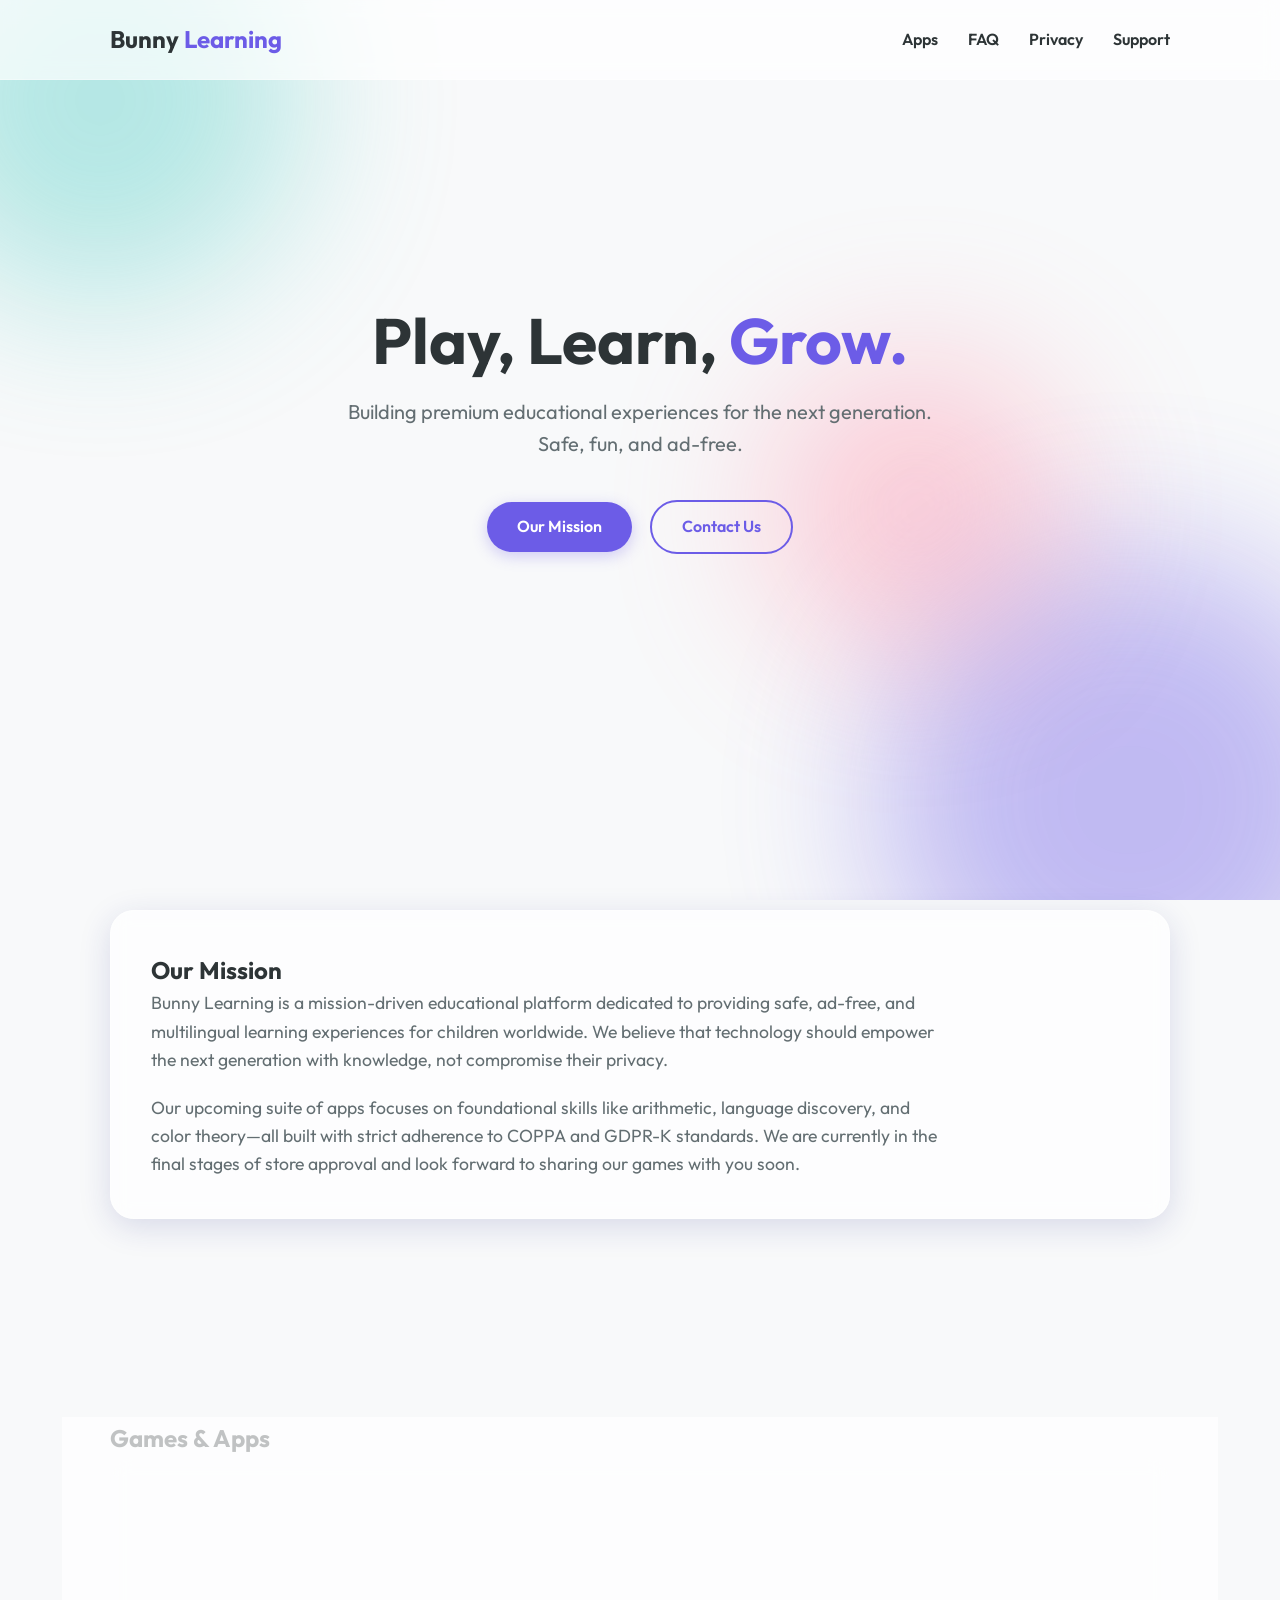
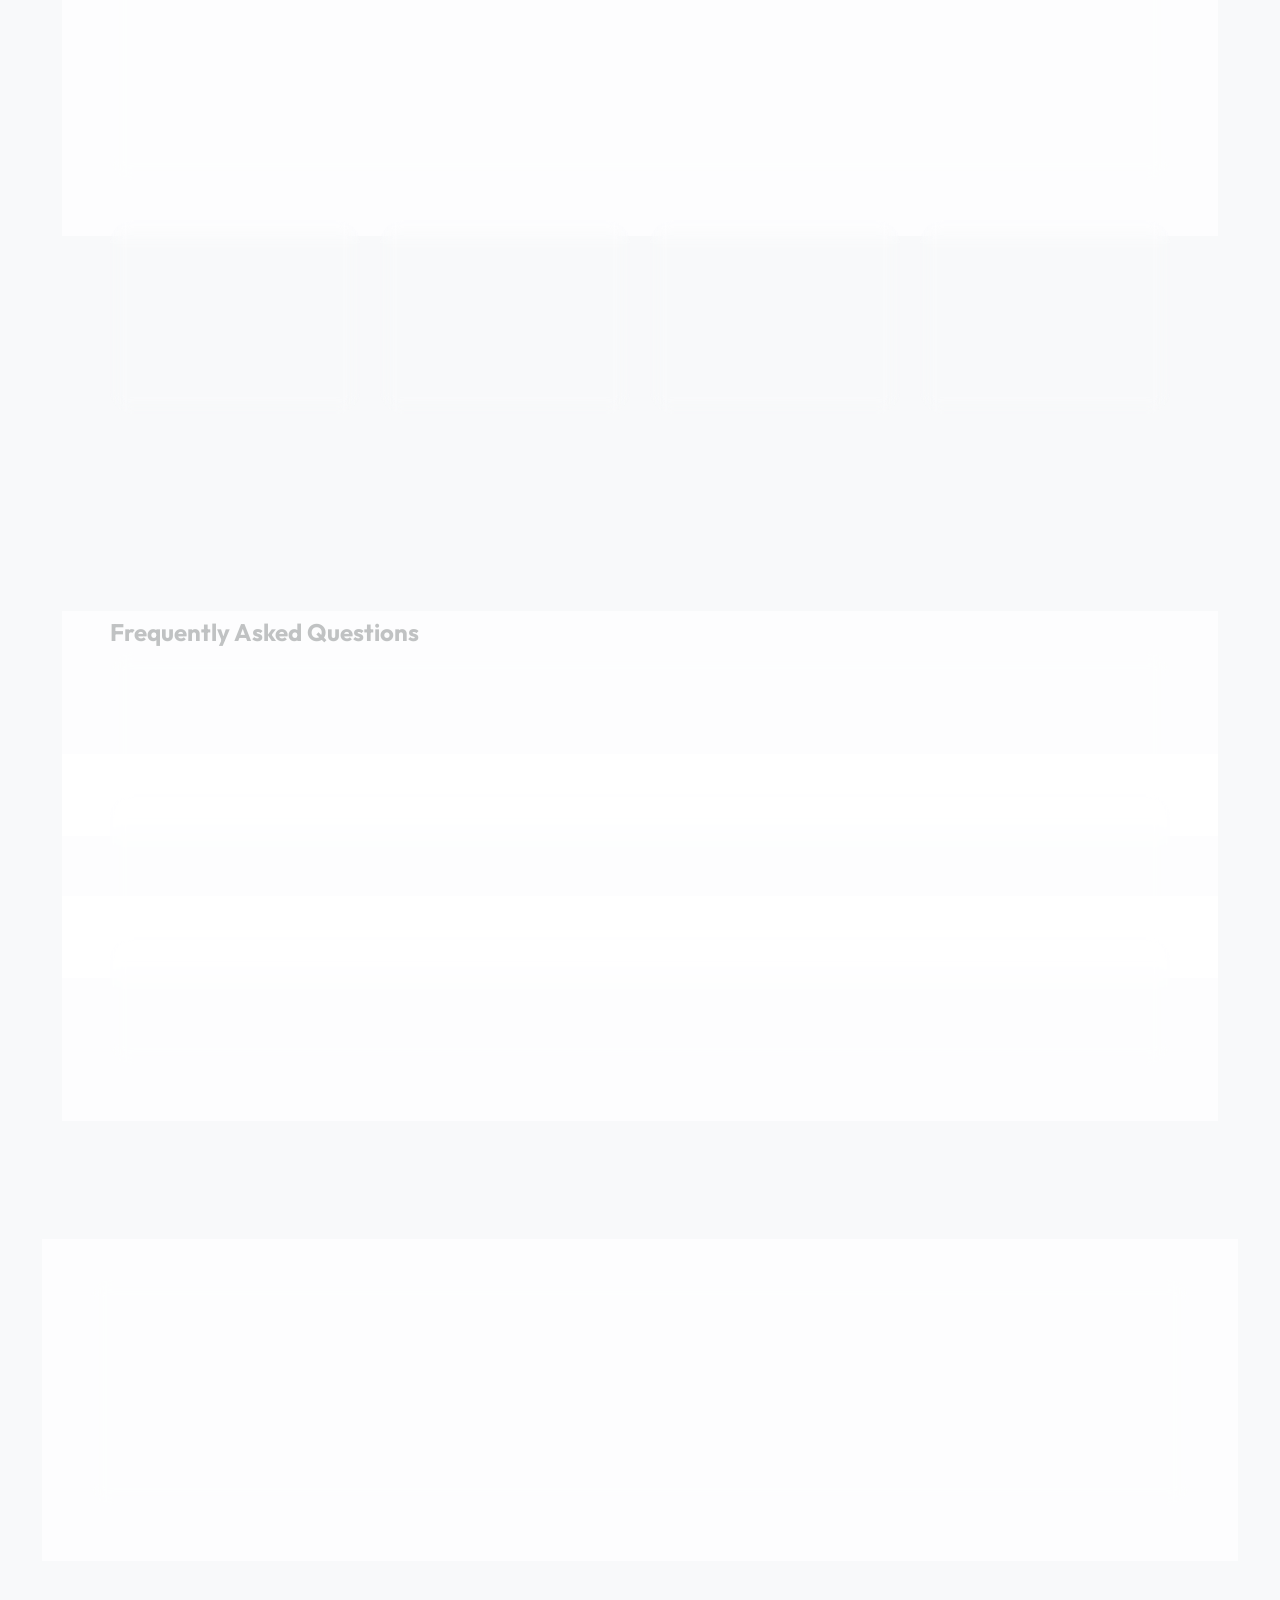
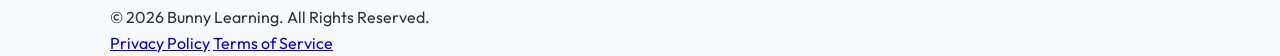
<file: index.html>
<!DOCTYPE html>
<html lang="en">
<head>
    <meta charset="UTF-8">
    <meta name="viewport" content="width=device-width, initial-scale=1.0">
    <title>Bunny Learning | Official Hub</title>
    <meta name="description" content="Portfolio and Privacy Hub for Bunny Learning. Safe and transparent educational gaming for kids.">
    <link rel="preconnect" href="https://fonts.googleapis.com">
    <link rel="preconnect" href="https://fonts.gstatic.com" crossorigin>
    <link href="https://fonts.googleapis.com/css2?family=Outfit:wght@300;400;600;700&display=swap" rel="stylesheet">
    <link rel="stylesheet" href="css/main.css">
    <!-- Google Search Console Verification -->
    <meta name="google-site-verification" content="Gv5AhoV9m2Id9Ixkz6_STfmKgZYLslpPpp0rvTMJl9o" />
</head>
<body>
    <div class="background-blobs">
        <div class="blob blob-1"></div>
        <div class="blob blob-2"></div>
        <div class="blob blob-3"></div>
    </div>

    <header class="glass-nav">
        <div class="container nav-content">
            <div class="logo">
                <span class="logo-text">Bunny <span class="accent">Learning</span></span>
            </div>
            <nav id="main-nav">
                <ul>
                    <li><a href="#apps">Apps</a></li>
                    <li><a href="#faq">FAQ</a></li>
                    <li><a href="privacy/">Privacy</a></li>
                    <li><a href="#contact">Support</a></li>
                </ul>
            </nav>
        </div>
    </header>

    <main>
        <section class="hero section">
            <div class="container hero-content">
                <h1 class="fade-in">Play, Learn, <span class="accent">Grow.</span></h1>
                <p class="subtitle fade-in-delay">Building premium educational experiences for the next generation. Safe, fun, and ad-free.</p>
                <div class="hero-cta fade-in-delay">
                    <a href="#about" class="btn btn-primary">Our Mission</a>
                    <a href="#contact" class="btn btn-outline" id="btn-contact-hero">Contact Us</a>
                </div>
            </div>
        </section>

        <section id="about" class="section glass-section">
            <div class="container">
                <div class="glass-card about-content">
                    <h2 class="section-title" style="margin-top: 0;">Our Mission</h2>
                    <p>Bunny Learning is a mission-driven educational platform dedicated to providing safe, ad-free, and multilingual learning experiences for children worldwide. We believe that technology should empower the next generation with knowledge, not compromise their privacy.</p>
                    <p style="margin-top: 20px;">Our upcoming suite of apps focuses on foundational skills like arithmetic, language discovery, and color theory—all built with strict adherence to COPPA and GDPR-K standards. We are currently in the final stages of store approval and look forward to sharing our games with you soon.</p>
                </div>
            </div>
        </section>

        <section id="apps" class="section">
            <div class="container">
                <h2 class="section-title">Games & Apps</h2>
                <div class="apps-grid" id="apps-container">
                    <!-- Featured App: Bunny Learning -->
                    <div class="app-card featured glass-card" id="app-bunny-learning">
                        <div class="app-info">
                            <span class="badge" style="background: var(--accent-teal);">Coming Soon</span>
                            <h3>Bunny Learning</h3>
                            <p>An interactive multilingual learning app. Explore numbers, letters, and colors in English, Hindi, Spanish, and French.</p>
                            <div class="app-links">
                                <p class="status-note">Finalizing Store Approval — <strong>Launch Expected Q2 2026</strong></p>
                                <!-- Links hidden until apps are live to avoid security flags -->
                                <!-- 
                                <a href="https://apps.apple.com/app/bunny-learning" class="store-btn external-link">
                                    <img src="https://upload.wikimedia.org/wikipedia/commons/3/3c/Download_on_the_App_Store_Badge.svg" alt="App Store">
                                </a>
                                <a href="https://play.google.com/store/apps/details?id=com.bunny.learning" class="store-btn external-link">
                                    <img src="https://upload.wikimedia.org/wikipedia/commons/7/78/Google_Play_Store_badge_EN.svg" alt="Google Play">
                                </a>
                                -->
                            </div>
                        </div>
                        <div class="app-visual">
                             <div class="bunny-placeholder" id="bunny-visual">🐰</div>
                        </div>
                    </div>

                    <!-- Coming Soon Grid -->
                    <div class="coming-soon-grid" id="coming-soon-container">
                        <div class="app-card mini glass-card" id="app-shape-runner">
                            <span class="status">Coming Soon</span>
                            <h4>Shape Runner</h4>
                            <p>Geometry made fun through endless runner mechanics.</p>
                        </div>
                        <div class="app-card mini glass-card" id="app-color-match">
                            <span class="status">Coming Soon</span>
                            <h4>Color Match Pro</h4>
                            <p>Advanced color mixing and painting.</p>
                        </div>
                        <div class="app-card mini glass-card" id="app-math-quest">
                            <span class="status">Coming Soon</span>
                            <h4>Math Quest</h4>
                            <p>RPG adventure powered by arithmetic.</p>
                        </div>
                        <div class="app-card mini glass-card" id="app-word-explorer">
                            <span class="status">Coming Soon</span>
                            <h4>Word Explorer</h4>
                            <p>Multiple language discovery.</p>
                        </div>
                    </div>
                </div>
            </div>
        </section>

        <section id="faq" class="section glass-section">
            <div class="container">
                <h2 class="section-title">Frequently Asked Questions</h2>
                <div class="faq-accordion" id="faq-list">
                    <details class="glass-card" id="faq-safety">
                        <summary>Is Bunny Learning safe for kids?</summary>
                        <p>Yes! We adhere to strict COPPA and GDPR-K regulations. No ads, no data tracking, and no hidden IAP without parental consent.</p>
                    </details>
                    <details class="glass-card" id="faq-languages">
                        <summary>What languages are supported?</summary>
                        <p>Currently: English, Hindi, Spanish, and French. More coming soon!</p>
                    </details>
                    <details class="glass-card" id="faq-support">
                        <summary>How can I request support?</summary>
                        <p>You can reach out to our team via the contact link below or our social media channels.</p>
                    </details>
                </div>
            </div>
        </section>

        <section id="contact" class="section">
            <div class="container contact-content glass-card" id="contact-hub">
                <h2>Support & Contact</h2>
                <p>Have questions or feedback? We'd love to hear from you.</p>
                <div class="contact-info" style="margin-top: 30px;">
                    <a href="mailto:support-bunnylearning@gmail.com" class="btn btn-primary">Email Support</a>
                </div>
            </div>
        </section>
    </main>

    <footer class="glass-footer">
        <div class="container">
            <p>&copy; 2026 Bunny Learning. All Rights Reserved.</p>
            <div class="footer-links" id="footer-nav">
                <a href="privacy/" id="footer-privacy">Privacy Policy</a>
                <a href="privacy/terms.html" id="footer-terms">Terms of Service</a>
            </div>
        </div>
    </footer>



    <script src="js/main.js"></script>
</body>
</html>
</file>
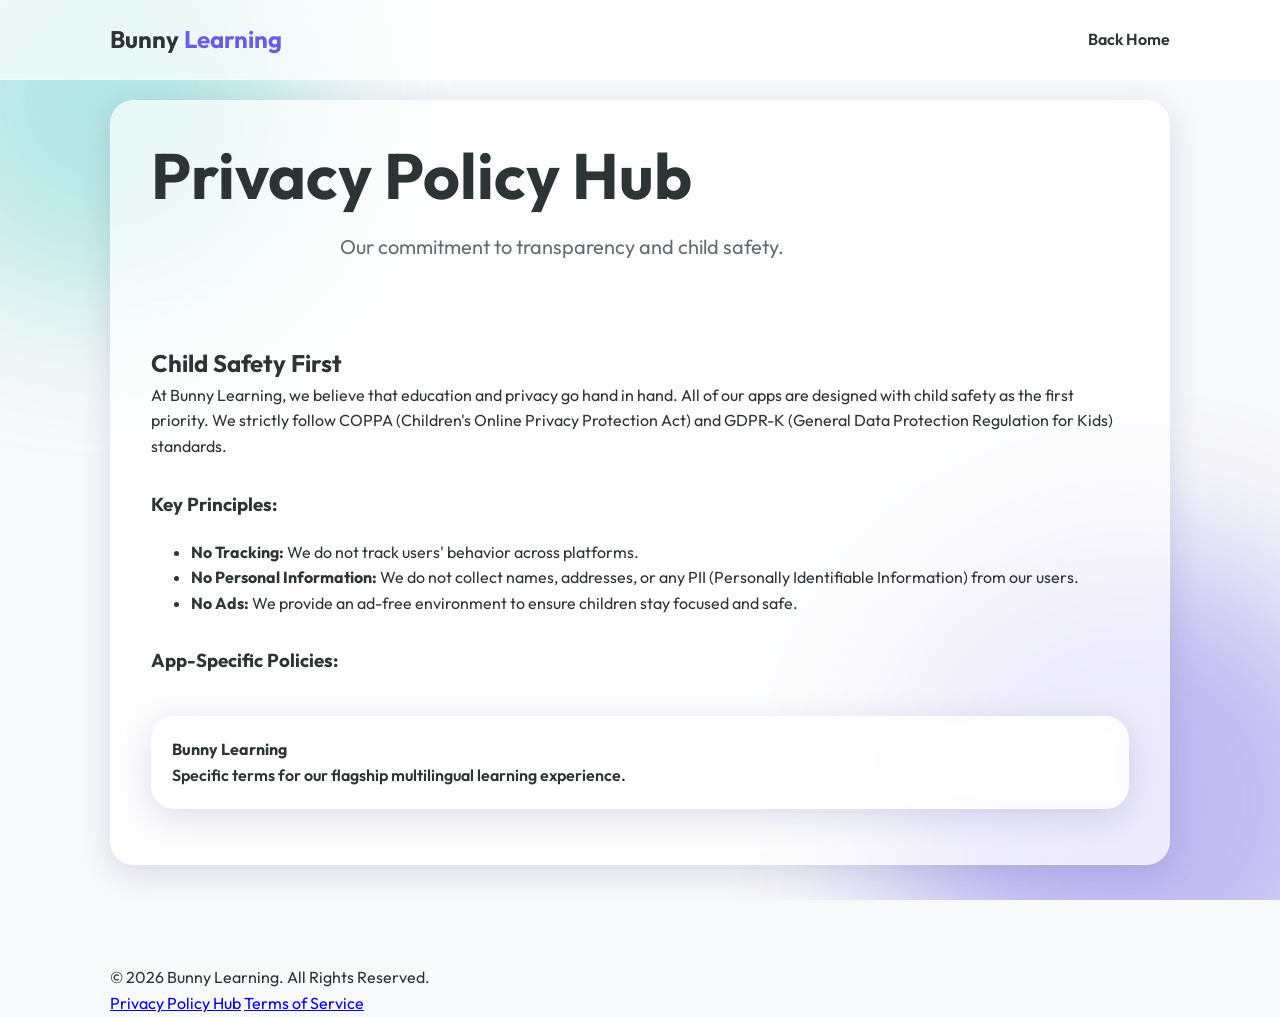
<file: privacy/index.html>
<!DOCTYPE html>
<html lang="en">
<head>
    <meta charset="UTF-8">
    <meta name="viewport" content="width=device-width, initial-scale=1.0">
    <title>Privacy Policy Hub | Bunny Learning</title>
    <link rel="preconnect" href="https://fonts.googleapis.com">
    <link rel="preconnect" href="https://fonts.gstatic.com" crossorigin>
    <link href="https://fonts.googleapis.com/css2?family=Outfit:wght@300;400;600;700&display=swap" rel="stylesheet">
    <link rel="stylesheet" href="../css/main.css">
</head>
<body>
    <div class="background-blobs">
        <div class="blob blob-1"></div>
        <div class="blob blob-2"></div>
    </div>

    <header class="glass-nav">
        <div class="container nav-content">
            <div class="logo">
                <a href="../" style="text-decoration:none; color:inherit;">
                    <span class="logo-text">Bunny <span class="accent">Learning</span></span>
                </a>
            </div>
            <nav id="privacy-nav">
                <ul>
                    <li><a href="../">Back Home</a></li>
                </ul>
            </nav>
        </div>
    </header>

    <main class="section">
        <div class="container">
            <div class="glass-card">
                <h1>Privacy Policy Hub</h1>
                <p class="subtitle">Our commitment to transparency and child safety.</p>
                <hr style="margin: 40px 0; border: 0; border-top: 1px solid var(--glass-border);">
                
                <div class="privacy-content">
                    <h2>Child Safety First</h2>
                    <p>At Bunny Learning, we believe that education and privacy go hand in hand. All of our apps are designed with child safety as the first priority. We strictly follow COPPA (Children's Online Privacy Protection Act) and GDPR-K (General Data Protection Regulation for Kids) standards.</p>
                    
                    <h3 style="margin-top:30px;">Key Principles:</h3>
                    <ul style="margin: 20px 0 20px 40px;">
                        <li><strong>No Tracking:</strong> We do not track users' behavior across platforms.</li>
                        <li><strong>No Personal Information:</strong> We do not collect names, addresses, or any PII (Personally Identifiable Information) from our users.</li>
                        <li><strong>No Ads:</strong> We provide an ad-free environment to ensure children stay focused and safe.</li>
                    </ul>

                    <h3 style="margin-top:30px;">App-Specific Policies:</h3>
                    <div class="privacy-list">
                        <a href="bunny-learning.html" class="privacy-item glass-card">
                            <h4>Bunny Learning</h4>
                            <p>Specific terms for our flagship multilingual learning experience.</p>
                        </a>
                    </div>
                </div>
            </div>
        </div>
    </main>

    <footer class="glass-footer">
        <div class="container">
            <p>&copy; 2026 Bunny Learning. All Rights Reserved.</p>
            <div class="footer-links" id="footer-nav">
                <a href="index.html" id="footer-privacy">Privacy Policy Hub</a>
                <a href="terms.html" id="footer-terms">Terms of Service</a>
            </div>
        </div>
    </footer>
</body>
</html>
</file>
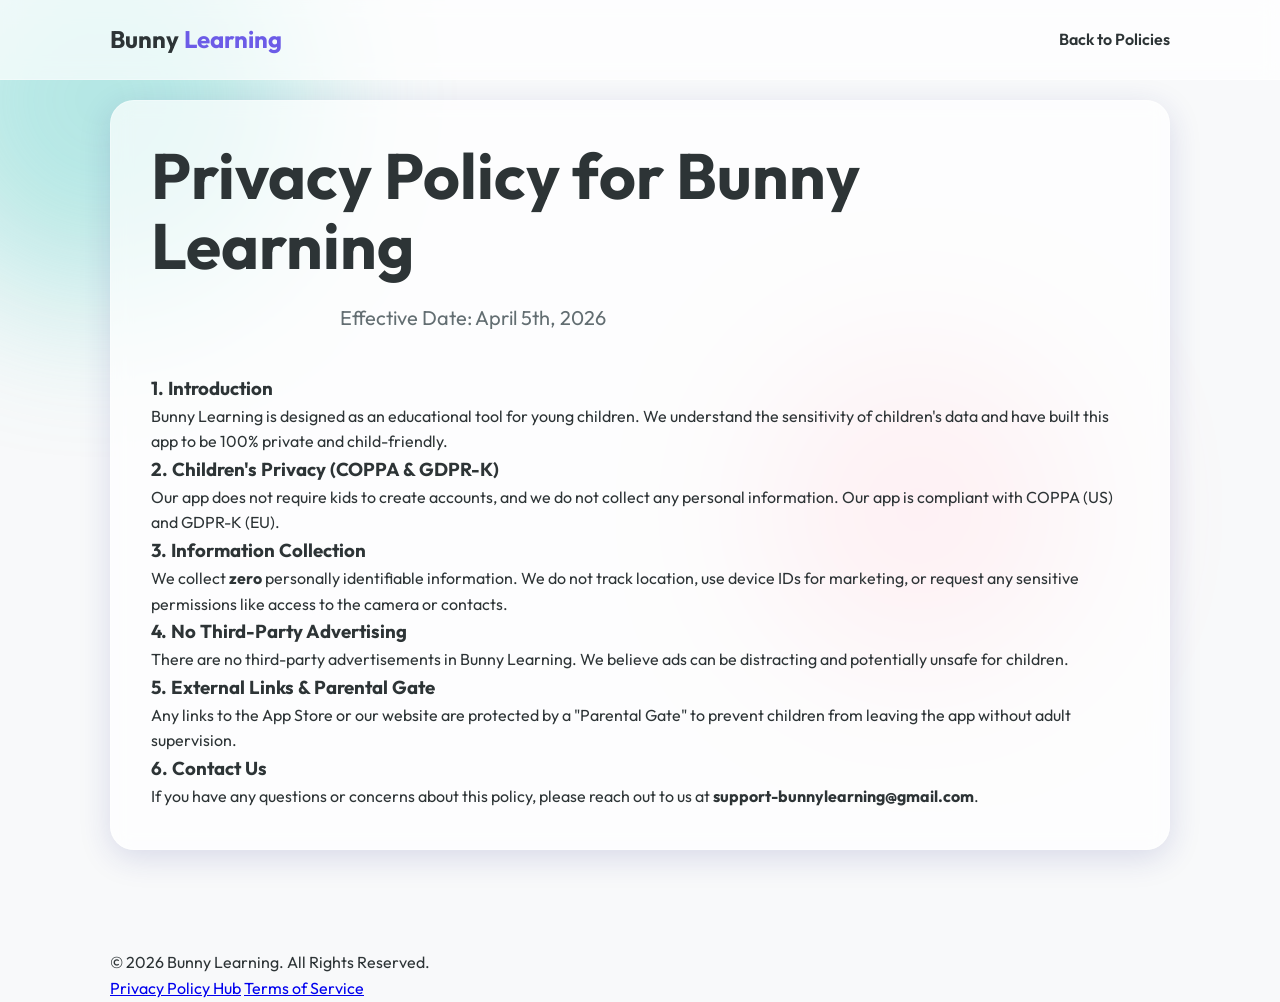
<file: privacy/bunny-learning.html>
<!DOCTYPE html>
<html lang="en">
<head>
    <meta charset="UTF-8">
    <meta name="viewport" content="width=device-width, initial-scale=1.0">
    <title>Privacy Policy - Bunny Learning</title>
    <link rel="preconnect" href="https://fonts.googleapis.com">
    <link rel="preconnect" href="https://fonts.gstatic.com" crossorigin>
    <link href="https://fonts.googleapis.com/css2?family=Outfit:wght@300;400;600;700&display=swap" rel="stylesheet">
    <link rel="stylesheet" href="../css/main.css">
</head>
<body>
    <div class="background-blobs">
        <div class="blob blob-1"></div>
        <div class="blob blob-3"></div>
    </div>

    <header class="glass-nav">
        <div class="container nav-content">
            <div class="logo">
                <a href="../" style="text-decoration:none; color:inherit;">
                    <span class="logo-text">Bunny <span class="accent">Learning</span></span>
                </a>
            </div>
            <nav id="bunny-nav">
                <ul>
                    <li><a href="index.html">Back to Policies</a></li>
                </ul>
            </nav>
        </div>
    </header>

    <main class="section">
        <div class="container">
            <div class="glass-card">
                <h1>Privacy Policy for Bunny Learning</h1>
                <p class="subtitle">Effective Date: April 5th, 2026</p>
                
                <div class="policy-section" style="margin-top: 40px; text-align: left;">
                    <h3>1. Introduction</h3>
                    <p>Bunny Learning is designed as an educational tool for young children. We understand the sensitivity of children's data and have built this app to be 100% private and child-friendly.</p>

                    <h3>2. Children's Privacy (COPPA & GDPR-K)</h3>
                    <p>Our app does not require kids to create accounts, and we do not collect any personal information. Our app is compliant with COPPA (US) and GDPR-K (EU).</p>

                    <h3>3. Information Collection</h3>
                    <p>We collect <strong>zero</strong> personally identifiable information. We do not track location, use device IDs for marketing, or request any sensitive permissions like access to the camera or contacts.</p>

                    <h3>4. No Third-Party Advertising</h3>
                    <p>There are no third-party advertisements in Bunny Learning. We believe ads can be distracting and potentially unsafe for children.</p>

                    <h3>5. External Links & Parental Gate</h3>
                    <p>Any links to the App Store or our website are protected by a "Parental Gate" to prevent children from leaving the app without adult supervision.</p>

                    <h3>6. Contact Us</h3>
                    <p>If you have any questions or concerns about this policy, please reach out to us at <strong>support-bunnylearning@gmail.com</strong>.</p>
                </div>
            </div>
        </div>
    </main>

    <footer class="glass-footer">
        <div class="container">
            <p>&copy; 2026 Bunny Learning. All Rights Reserved.</p>
            <div class="footer-links" id="footer-nav">
                <a href="index.html" id="footer-privacy">Privacy Policy Hub</a>
                <a href="terms.html" id="footer-terms">Terms of Service</a>
            </div>
        </div>
    </footer>
</body>
</html>
</file>
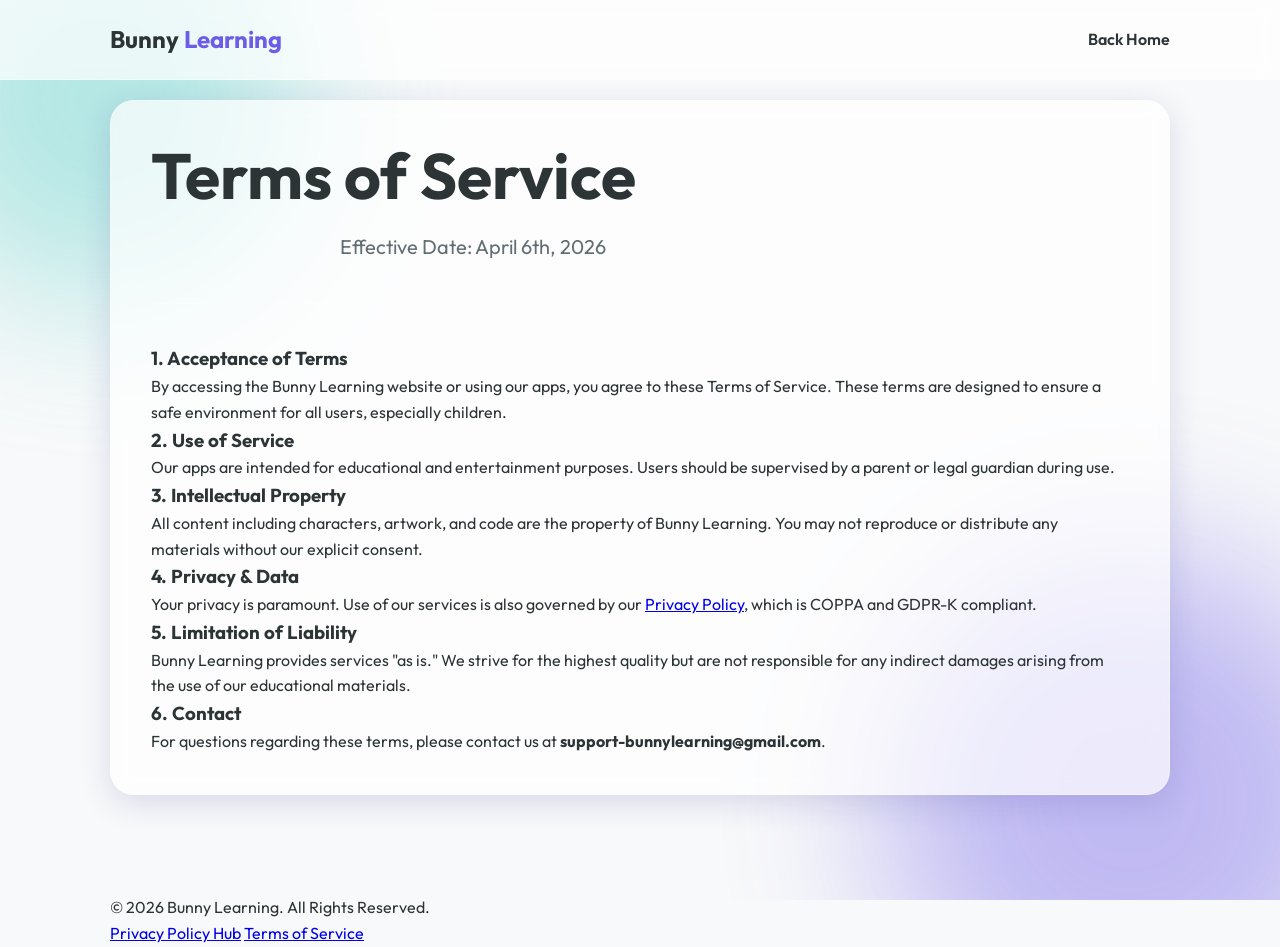
<file: privacy/terms.html>
<!DOCTYPE html>
<html lang="en">
<head>
    <meta charset="UTF-8">
    <meta name="viewport" content="width=device-width, initial-scale=1.0">
    <title>Terms of Service | Bunny Learning</title>
    <link rel="preconnect" href="https://fonts.googleapis.com">
    <link rel="preconnect" href="https://fonts.gstatic.com" crossorigin>
    <link href="https://fonts.googleapis.com/css2?family=Outfit:wght@300;400;600;700&display=swap" rel="stylesheet">
    <link rel="stylesheet" href="../css/main.css">
</head>
<body>
    <div class="background-blobs">
        <div class="blob blob-1"></div>
        <div class="blob blob-2"></div>
    </div>

    <header class="glass-nav">
        <div class="container nav-content">
            <div class="logo">
                <a href="../" style="text-decoration:none; color:inherit;">
                    <span class="logo-text">Bunny <span class="accent">Learning</span></span>
                </a>
            </div>
            <nav id="terms-nav">
                <ul>
                    <li><a href="../">Back Home</a></li>
                </ul>
            </nav>
        </div>
    </header>

    <main class="section">
        <div class="container">
            <div class="glass-card">
                <h1>Terms of Service</h1>
                <p class="subtitle">Effective Date: April 6th, 2026</p>
                <hr style="margin: 40px 0; border: 0; border-top: 1px solid var(--glass-border);">
                
                <div class="terms-content" style="text-align: left;">
                    <h3>1. Acceptance of Terms</h3>
                    <p>By accessing the Bunny Learning website or using our apps, you agree to these Terms of Service. These terms are designed to ensure a safe environment for all users, especially children.</p>
                    
                    <h3>2. Use of Service</h3>
                    <p>Our apps are intended for educational and entertainment purposes. Users should be supervised by a parent or legal guardian during use.</p>

                    <h3>3. Intellectual Property</h3>
                    <p>All content including characters, artwork, and code are the property of Bunny Learning. You may not reproduce or distribute any materials without our explicit consent.</p>

                    <h3>4. Privacy & Data</h3>
                    <p>Your privacy is paramount. Use of our services is also governed by our <a href="index.html">Privacy Policy</a>, which is COPPA and GDPR-K compliant.</p>

                    <h3>5. Limitation of Liability</h3>
                    <p>Bunny Learning provides services "as is." We strive for the highest quality but are not responsible for any indirect damages arising from the use of our educational materials.</p>

                    <h3>6. Contact</h3>
                    <p>For questions regarding these terms, please contact us at <strong>support-bunnylearning@gmail.com</strong>.</p>
                </div>
            </div>
        </div>
    </main>

    <footer class="glass-footer">
        <div class="container">
            <p>&copy; 2026 Bunny Learning. All Rights Reserved.</p>
            <div class="footer-links" id="footer-nav">
                <a href="index.html" id="footer-privacy">Privacy Policy Hub</a>
                <a href="terms.html" id="footer-terms">Terms of Service</a>
            </div>
        </div>
    </footer>
</body>
</html>
</file>
<file: css/main.css>
:root {
    --primary: #6C5CE7;
    --accent-pink: #FF85A1;
    --accent-teal: #4ECDC4;
    --accent-yellow: #FFE66D;
    --glass-bg: rgba(255, 255, 255, 0.7);
    --glass-border: rgba(255, 255, 255, 0.3);
    --text-dark: #2D3436;
    --text-light: #636E72;
    --white: #FFFFFF;
    --shadow: 0 8px 32px 0 rgba(31, 38, 135, 0.15);
}

* {
    margin: 0;
    padding: 0;
    box-sizing: border-box;
    font-family: 'Outfit', sans-serif;
    scroll-behavior: smooth;
}

body {
    background-color: #F8F9FA;
    color: var(--text-dark);
    line-height: 1.6;
    overflow-x: hidden;
}

.container {
    max-width: 1100px;
    margin: 0 auto;
    padding: 0 20px;
}

/* Background Blobs */
.background-blobs {
    position: fixed;
    top: 0;
    left: 0;
    width: 100%;
    height: 100%;
    z-index: -1;
    overflow: hidden;
}

.blob {
    position: absolute;
    border-radius: 50%;
    filter: blur(80px);
    opacity: 0.4;
    animation: move 20s infinite alternate;
}

.blob-1 {
    width: 400px;
    height: 400px;
    background: var(--accent-teal);
    top: -100px;
    left: -100px;
}

.blob-2 {
    width: 500px;
    height: 500px;
    background: var(--primary);
    bottom: -150px;
    right: -100px;
    animation-delay: -5s;
}

.blob-3 {
    width: 300px;
    height: 300px;
    background: var(--accent-pink);
    top: 40%;
    left: 60%;
    animation-delay: -10s;
}

@keyframes move {
    from { transform: translate(0, 0); }
    to { transform: translate(50px, 50px); }
}

/* Header & Nav */
.glass-nav {
    position: fixed;
    top: 0;
    width: 100%;
    height: 80px;
    background: var(--glass-bg);
    backdrop-filter: blur(10px);
    border-bottom: 1px solid var(--glass-border);
    z-index: 1000;
    display: flex;
    align-items: center;
}

.nav-content {
    display: flex;
    justify-content: space-between;
    align-items: center;
    width: 100%;
}

.logo-text {
    font-size: 1.5rem;
    font-weight: 700;
}

.accent {
    color: var(--primary);
}

nav ul {
    display: flex;
    list-style: none;
    gap: 30px;
}

nav a {
    text-decoration: none;
    color: var(--text-dark);
    font-weight: 600;
    transition: 0.3s;
}

nav a:hover {
    color: var(--primary);
}

/* Sections */
.section {
    padding: 100px 0;
}

.hero {
    min-height: 90vh;
    display: flex;
    align-items: center;
    text-align: center;
    padding-top: 150px;
}

h1 {
    font-size: 4rem;
    margin-bottom: 20px;
    line-height: 1.1;
}

.subtitle {
    font-size: 1.25rem;
    color: var(--text-light);
    max-width: 600px;
    margin: 0 auto 40px;
}

.btn {
    padding: 12px 30px;
    border-radius: 50px;
    text-decoration: none;
    font-weight: 600;
    transition: 0.3s;
    display: inline-block;
    cursor: pointer;
}

.btn-primary {
    background: var(--primary);
    color: var(--white);
    box-shadow: 0 4px 15px rgba(108, 92, 231, 0.3);
}

.btn-primary:hover {
    transform: translateY(-2px);
    box-shadow: 0 6px 20px rgba(108, 92, 231, 0.4);
}

.btn-outline {
    border: 2px solid var(--primary);
    color: var(--primary);
    margin-left: 15px;
}

/* Cards */
.glass-card {
    background: var(--glass-bg);
    backdrop-filter: blur(10px);
    border: 1px solid var(--glass-border);
    border-radius: 24px;
    padding: 40px;
    box-shadow: var(--shadow);
}

.app-card.featured {
    display: grid;
    grid-template-columns: 1fr 1fr;
    gap: 40px;
    align-items: center;
    margin-bottom: 40px;
}

.badge {
    background: var(--accent-pink);
    color: white;
    padding: 5px 15px;
    border-radius: 20px;
    font-size: 0.8rem;
    text-transform: uppercase;
    font-weight: 700;
    margin-bottom: 15px;
    display: inline-block;
}

.app-links {
    margin-top: 30px;
    display: flex;
    gap: 15px;
}

.store-btn img {
    height: 40px;
}

.bunny-placeholder {
    font-size: 150px;
    text-align: center;
}

.coming-soon-grid {
    display: grid;
    grid-template-columns: repeat(auto-fit, minmax(200px, 1fr));
    gap: 20px;
}

.app-card.mini {
    padding: 30px;
    text-align: center;
}

.status {
    font-size: 0.75rem;
    color: var(--text-light);
    display: block;
    margin-bottom: 10px;
}

/* FAQ */
details {
    margin-bottom: 15px;
    cursor: pointer;
}

summary {
    font-weight: 600;
    padding: 10px 0;
    list-style: none;
}

details p {
    padding: 10px 0;
    color: var(--text-light);
}

/* Contact */
.contact-content {
    text-align: center;
}

/* Modal */
.modal-overlay {
    position: fixed;
    top: 0;
    left: 0;
    width: 100%;
    height: 100%;
    background: rgba(0,0,0,0.5);
    z-index: 2000;
    display: flex;
    justify-content: center;
    align-items: center;
}

.hidden {
    display: none;
}

.modal {
    max-width: 400px;
    width: 90%;
    text-align: center;
}

.challenge {
    font-size: 2rem;
    margin: 20px 0;
}

input[type="number"] {
    width: 100%;
    padding: 10px;
    border-radius: 10px;
    border: 1px solid #ddd;
    margin-bottom: 20px;
    text-align: center;
}

/* Privacy Hub UI */
.privacy-list {
    margin-top: 40px;
}

.privacy-item {
    display: block;
    margin-bottom: 15px;
    padding: 20px;
    text-decoration: none;
    color: var(--text-dark);
    font-weight: 600;
    transition: 0.3s;
}

.privacy-item:hover {
    background: rgba(108, 92, 231, 0.1);
    transform: translateX(10px);
}

@media (max-width: 768px) {
    h1 { font-size: 2.5rem; }
    .app-card.featured { grid-template-columns: 1fr; }
    nav { display: none; }
}

/* New Trust & Status Styles */
.about-content p {
    font-size: 1.1rem;
    color: var(--text-light);
    max-width: 800px;
}

.status-note {
    font-size: 0.9rem;
    color: var(--primary);
    background: rgba(108, 92, 231, 0.1);
    padding: 10px 20px;
    border-radius: 12px;
    border-left: 4px solid var(--primary);
    width: 100%;
}
</file>
